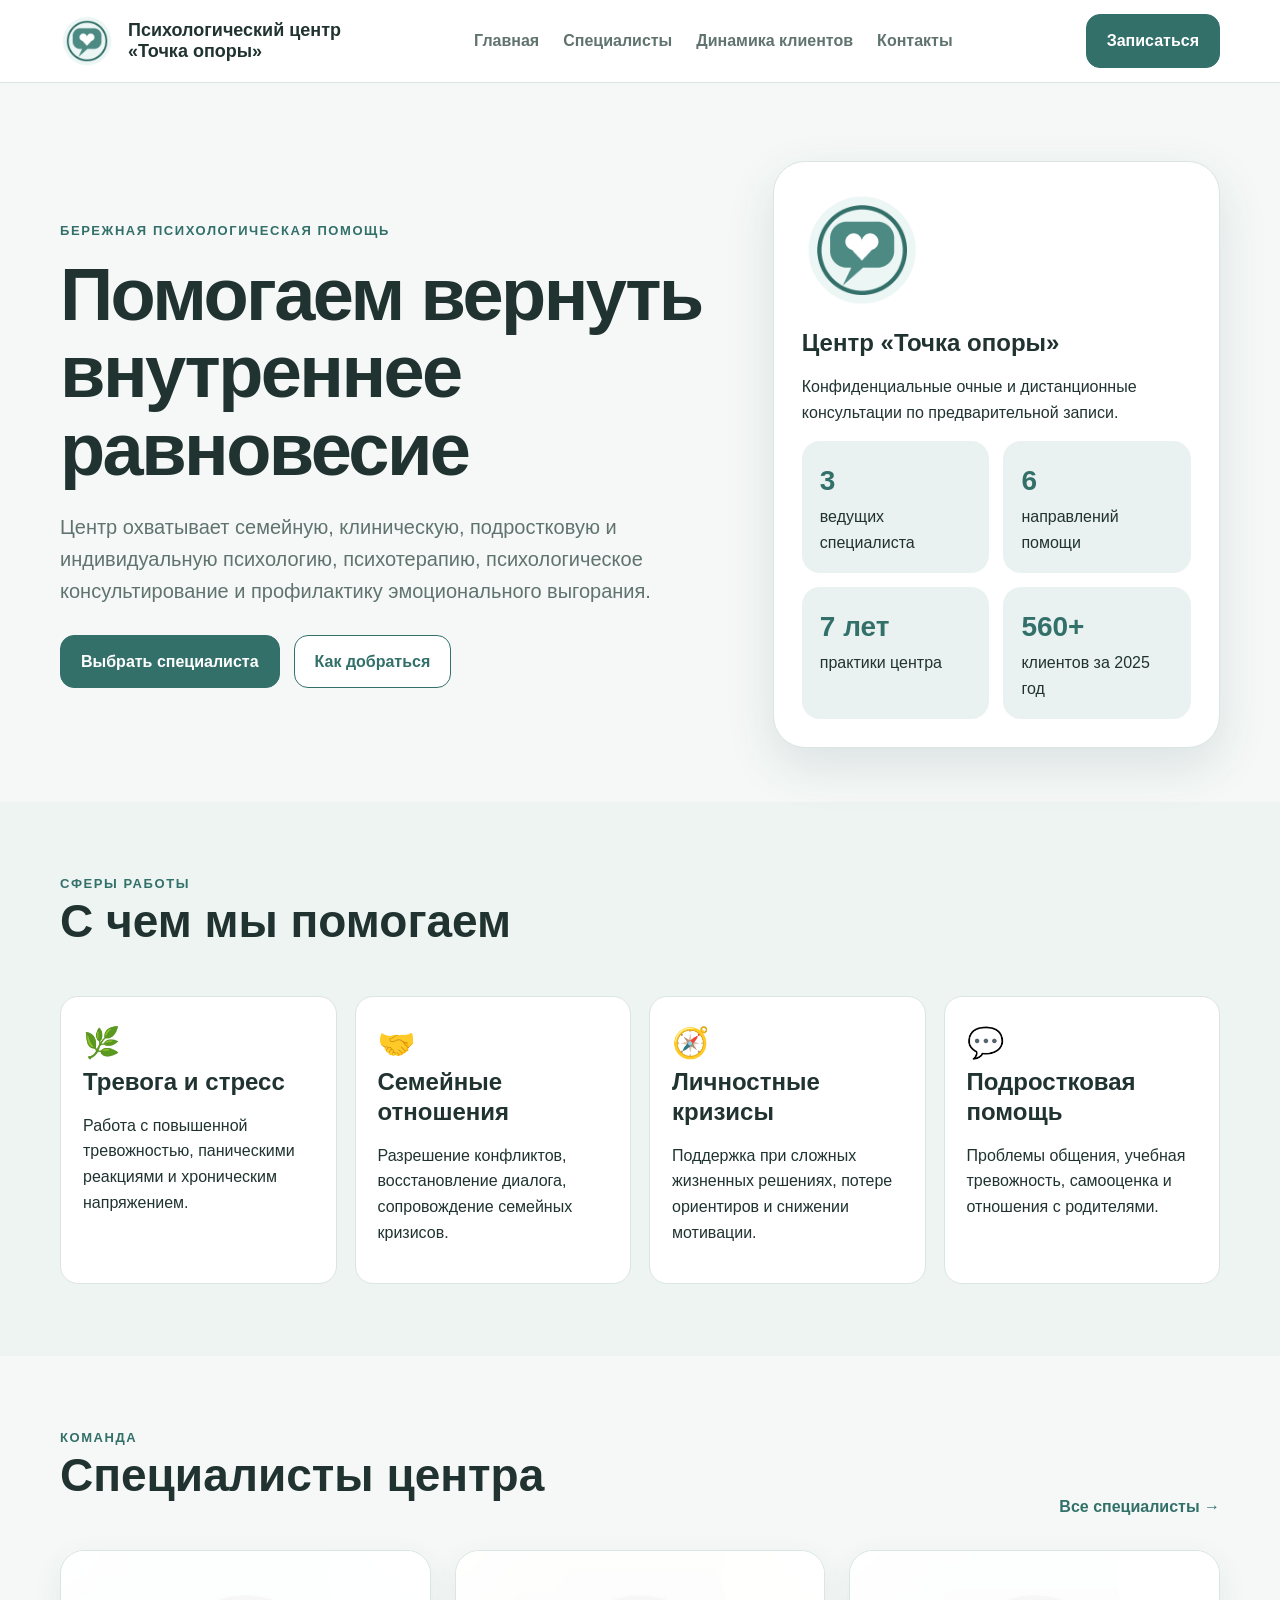
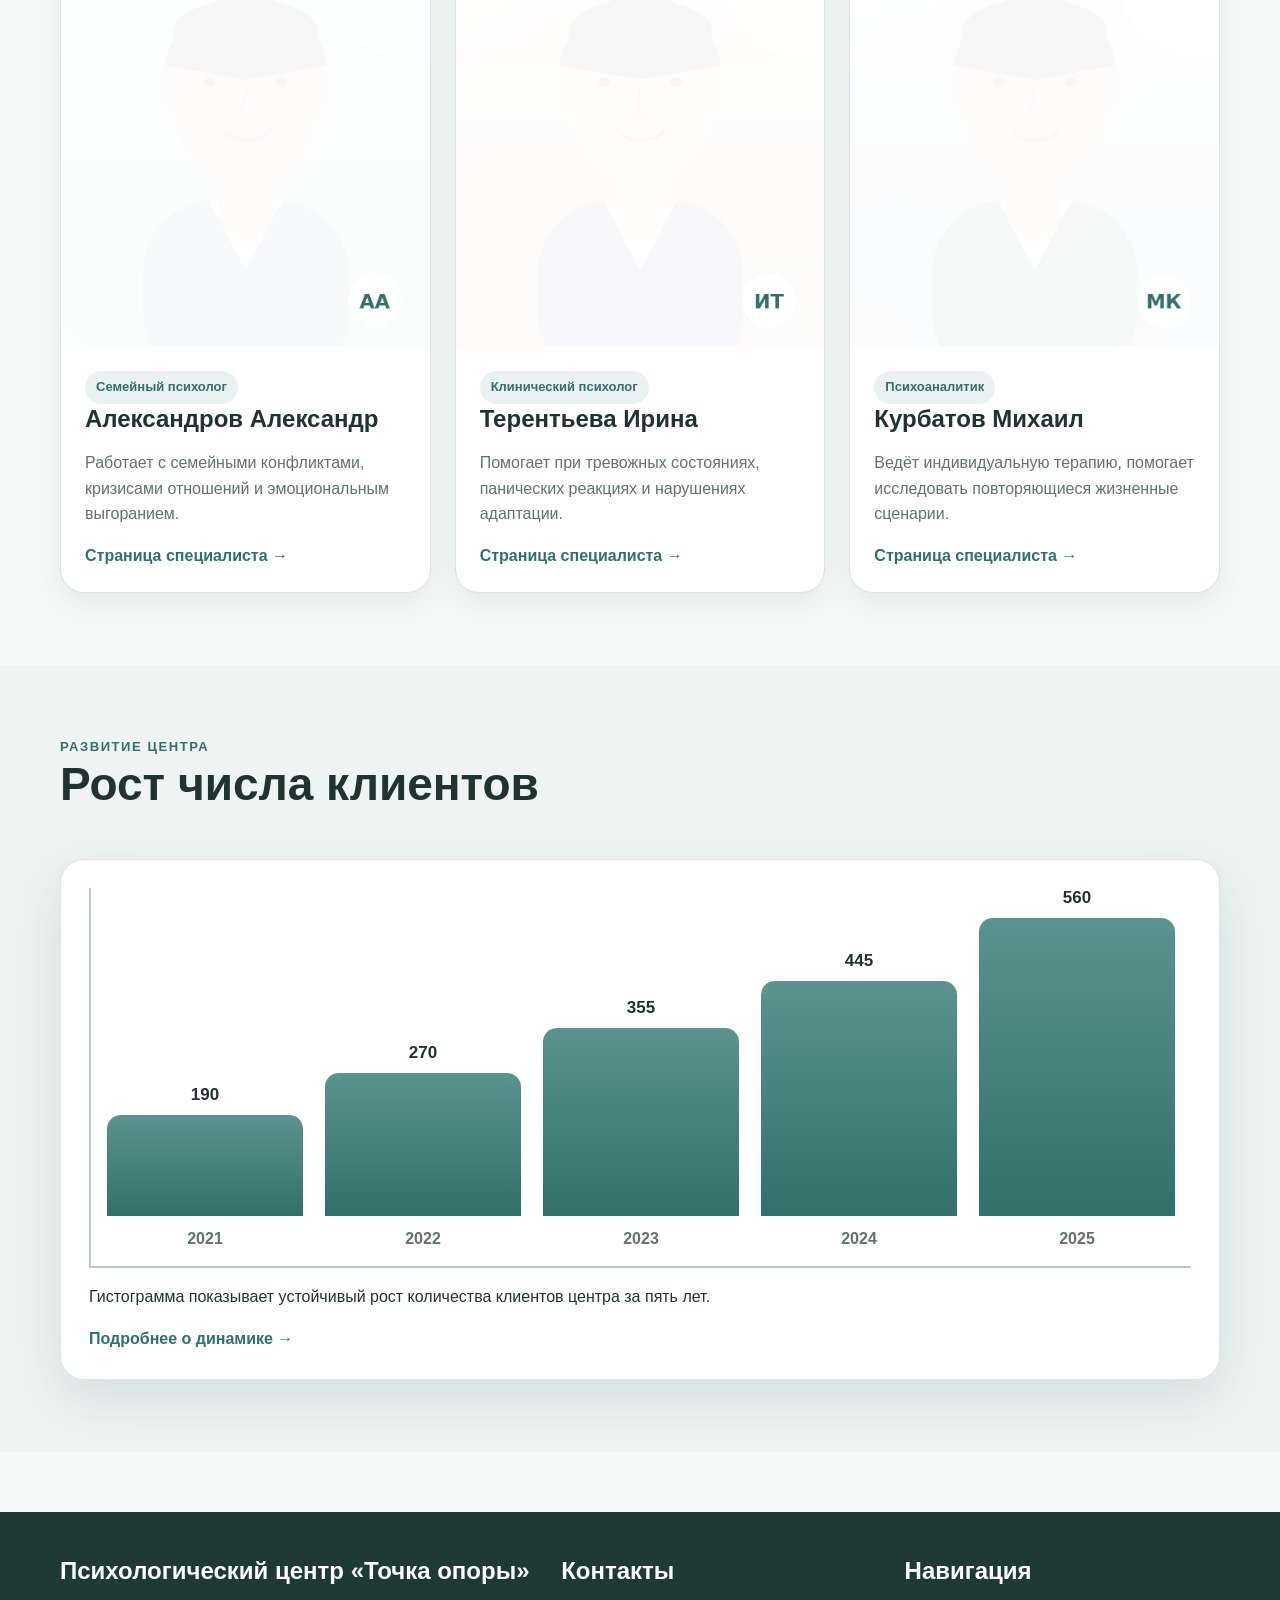
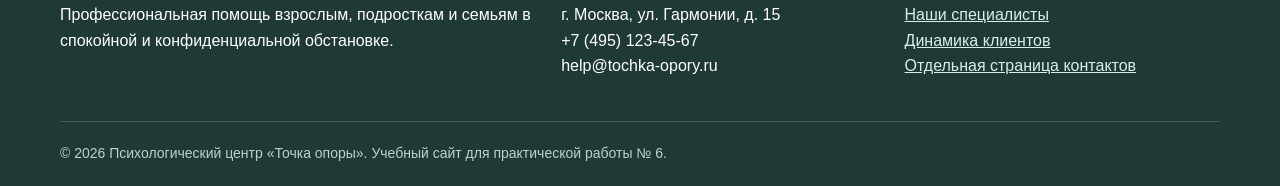
<file: index.html>
<!DOCTYPE html>
<html lang="ru">
<head>
<meta charset="UTF-8">
<meta name="viewport" content="width=device-width, initial-scale=1.0">
<title>Психологический центр «Точка опоры»</title>
<meta name="description" content="Сайт психологического центра">
<link rel="icon" href="logo.png">
<link rel="stylesheet" href="styles.css">
</head>
<body>

<header class="site-header">
  <div class="container nav">
    <a class="brand" href="index.html">
      <img src="logo.png" alt="Логотип центра «Точка опоры»">
      <span>Психологический центр<br>«Точка опоры»</span>
    </a>
    <nav class="menu" aria-label="Основная навигация">
      <a href="index.html">Главная</a>
      <a href="specialists.html">Специалисты</a>
      <a href="statistics.html">Динамика клиентов</a>
      <a href="contacts.html">Контакты</a>
    </nav>
    <a class="btn primary" href="contacts.html">Записаться</a>
  </div>
</header>


<main>
<section class="hero">
  <div class="container hero-grid">
    <div>
      <div class="eyebrow">Бережная психологическая помощь</div>
      <h1>Помогаем вернуть внутреннее равновесие</h1>
      <p class="lead">Центр охватывает семейную, клиническую, подростковую и индивидуальную психологию, психотерапию, психологическое консультирование и профилактику эмоционального выгорания.</p>
      <div class="actions">
        <a class="btn primary" href="specialists.html">Выбрать специалиста</a>
        <a class="btn ghost" href="contacts.html">Как добраться</a>
      </div>
    </div>
    <aside class="hero-card">
      <img src="logo.png" alt="Логотип центра" style="width:120px;margin-bottom:18px">
      <h3>Центр «Точка опоры»</h3>
      <p>Конфиденциальные очные и дистанционные консультации по предварительной записи.</p>
      <div class="mini">
        <div class="mini-card"><b>3</b><span>ведущих специалиста</span></div>
        <div class="mini-card"><b>6</b><span>направлений помощи</span></div>
        <div class="mini-card"><b>7 лет</b><span>практики центра</span></div>
        <div class="mini-card"><b>560+</b><span>клиентов за 2025 год</span></div>
      </div>
    </aside>
  </div>
</section>

<section class="section alt">
  <div class="container">
    <div class="section-head">
      <div><div class="eyebrow">Сферы работы</div><h2>С чем мы помогаем</h2></div>
    </div>
    <div class="service-grid">
      <div class="service"><div class="icon">🌿</div><h3>Тревога и стресс</h3><p>Работа с повышенной тревожностью, паническими реакциями и хроническим напряжением.</p></div>
      <div class="service"><div class="icon">🤝</div><h3>Семейные отношения</h3><p>Разрешение конфликтов, восстановление диалога, сопровождение семейных кризисов.</p></div>
      <div class="service"><div class="icon">🧭</div><h3>Личностные кризисы</h3><p>Поддержка при сложных жизненных решениях, потере ориентиров и снижении мотивации.</p></div>
      <div class="service"><div class="icon">💬</div><h3>Подростковая помощь</h3><p>Проблемы общения, учебная тревожность, самооценка и отношения с родителями.</p></div>
    </div>
  </div>
</section>

<section class="section">
  <div class="container">
    <div class="section-head">
      <div><div class="eyebrow">Команда</div><h2>Специалисты центра</h2></div>
      <a class="text-link" href="specialists.html">Все специалисты →</a>
    </div>
    <div class="grid-3">
      <article class="card">
        <img class="portrait" src="alexandrov.jpg" alt="Фотография психолога Александра Александрова">
        <div class="card-body"><span class="badge">Семейный психолог</span><h3>Александров Александр</h3><p>Работает с семейными конфликтами, кризисами отношений и эмоциональным выгоранием.</p><a class="text-link" href="alexandrov.html">Страница специалиста →</a></div>
      </article>
      <article class="card">
        <img class="portrait" src="terentyev.jpg" alt="Фотография клинического психолога Ирины Терентьевой">
        <div class="card-body"><span class="badge">Клинический психолог</span><h3>Терентьева Ирина</h3><p>Помогает при тревожных состояниях, панических реакциях и нарушениях адаптации.</p><a class="text-link" href="terentyev.html">Страница специалиста →</a></div>
      </article>
      <article class="card">
        <img class="portrait" src="kurbatov.jpg" alt="Фотография психолога Михаила Курбатова">
        <div class="card-body"><span class="badge">Психоаналитик</span><h3>Курбатов Михаил</h3><p>Ведёт индивидуальную терапию, помогает исследовать повторяющиеся жизненные сценарии.</p><a class="text-link" href="kurbatov.html">Страница специалиста →</a></div>
      </article>
    </div>
  </div>
</section>

<section class="section alt">
  <div class="container">
    <div class="section-head"><div><div class="eyebrow">Развитие центра</div><h2>Рост числа клиентов</h2></div></div>
    <div class="chart-wrap">
      <div class="chart" aria-label="Гистограмма роста числа клиентов с 2021 по 2025 год">
        <div class="bar" style="height:34%"><strong>190</strong><span>2021</span></div>
        <div class="bar" style="height:48%"><strong>270</strong><span>2022</span></div>
        <div class="bar" style="height:63%"><strong>355</strong><span>2023</span></div>
        <div class="bar" style="height:79%"><strong>445</strong><span>2024</span></div>
        <div class="bar" style="height:100%"><strong>560</strong><span>2025</span></div>
      </div>
      <p>Гистограмма показывает устойчивый рост количества клиентов центра за пять лет.</p>
      <a class="text-link" href="statistics.html">Подробнее о динамике →</a>
    </div>
  </div>
</section>
</main>


<footer class="site-footer">
  <div class="container">
    <div class="footer-grid">
      <div>
        <h3>Психологический центр «Точка опоры»</h3>
        <p>Профессиональная помощь взрослым, подросткам и семьям в спокойной и конфиденциальной обстановке.</p>
      </div>
      <div>
        <h3>Контакты</h3>
        <p>г. Москва, ул. Гармонии, д. 15<br>
        +7 (495) 123-45-67<br>
        help@tochka-opory.ru</p>
      </div>
      <div>
        <h3>Навигация</h3>
        <p><a href="specialists.html">Наши специалисты</a><br>
        <a href="statistics.html">Динамика клиентов</a><br>
        <a href="contacts.html">Отдельная страница контактов</a></p>
      </div>
    </div>
    <div class="copy">© 2026 Психологический центр «Точка опоры». Учебный сайт для практической работы № 6.</div>
  </div>
</footer>

</body>
</html>
</file>
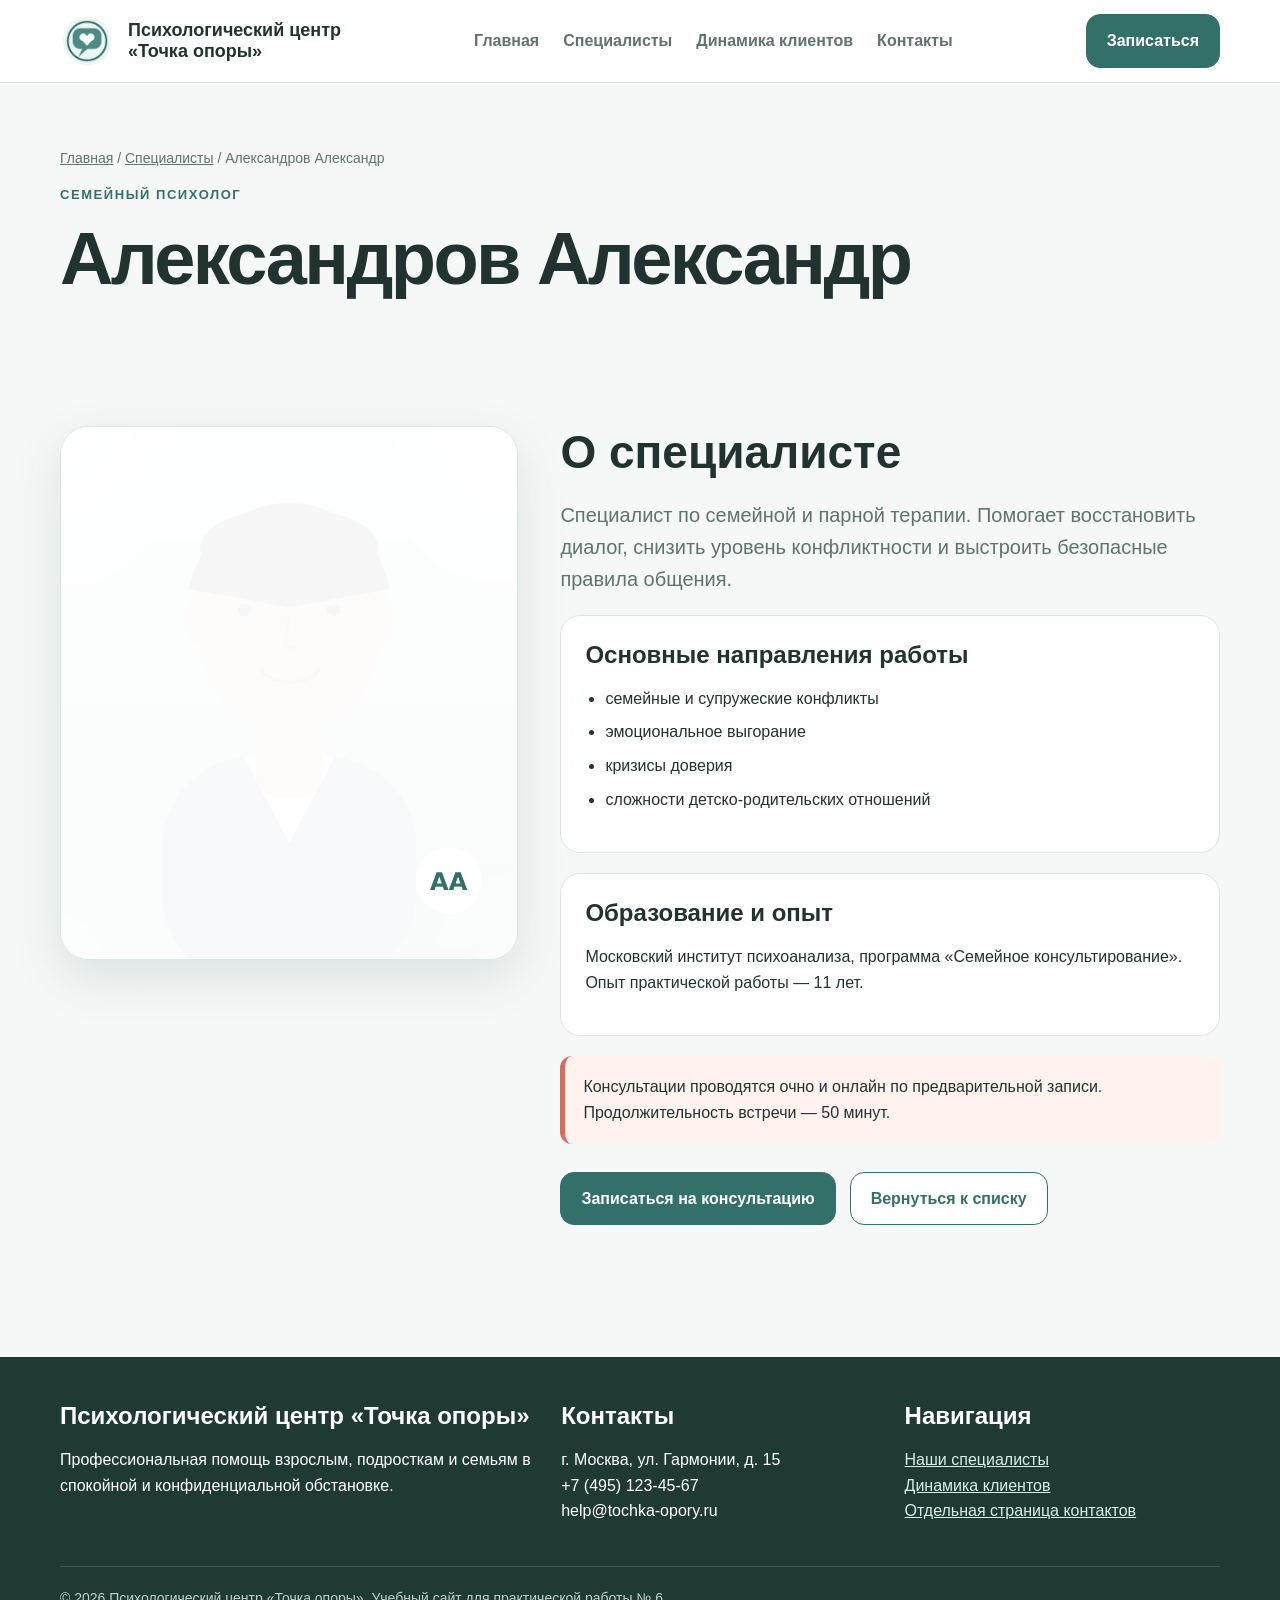
<file: alexandrov.html>
<!DOCTYPE html>
<html lang="ru">
<head>
<meta charset="UTF-8">
<meta name="viewport" content="width=device-width, initial-scale=1.0">
<title>Александров Александр — «Точка опоры»</title>
<meta name="description" content="">
<link rel="icon" href="logo.png">
<link rel="stylesheet" href="styles.css">
</head>
<body>

<header class="site-header">
  <div class="container nav">
    <a class="brand" href="index.html">
      <img src="logo.png" alt="Логотип центра «Точка опоры»">
      <span>Психологический центр<br>«Точка опоры»</span>
    </a>
    <nav class="menu" aria-label="Основная навигация">
      <a href="index.html">Главная</a>
      <a href="specialists.html">Специалисты</a>
      <a href="statistics.html">Динамика клиентов</a>
      <a href="contacts.html">Контакты</a>
    </nav>
    <a class="btn primary" href="contacts.html">Записаться</a>
  </div>
</header>


<main>
<section class="page-hero">
  <div class="container">
    <div class="breadcrumbs"><a href="index.html">Главная</a> / <a href="specialists.html">Специалисты</a> / Александров Александр</div>
    <div class="eyebrow">Семейный психолог</div>
    <h1>Александров Александр</h1>
  </div>
</section>
<section class="section">
  <div class="container profile">
    <div class="profile-photo"><img src="alexandrov.jpg" alt="Фотография специалиста Александров Александр"></div>
    <div>
      <h2>О специалисте</h2>
      <p class="lead">Специалист по семейной и парной терапии. Помогает восстановить диалог, снизить уровень конфликтности и выстроить безопасные правила общения.</p>
      <div class="info-box"><h3>Основные направления работы</h3><ul class="list"><li>семейные и супружеские конфликты</li><li>эмоциональное выгорание</li><li>кризисы доверия</li><li>сложности детско-родительских отношений</li></ul></div>
      <div class="info-box"><h3>Образование и опыт</h3><p>Московский институт психоанализа, программа «Семейное консультирование». Опыт практической работы — 11 лет.</p></div>
      <div class="notice">Консультации проводятся очно и онлайн по предварительной записи. Продолжительность встречи — 50 минут.</div>
      <div class="actions"><a class="btn primary" href="contacts.html">Записаться на консультацию</a><a class="btn ghost" href="specialists.html">Вернуться к списку</a></div>
    </div>
  </div>
</section>
</main>


<footer class="site-footer">
  <div class="container">
    <div class="footer-grid">
      <div>
        <h3>Психологический центр «Точка опоры»</h3>
        <p>Профессиональная помощь взрослым, подросткам и семьям в спокойной и конфиденциальной обстановке.</p>
      </div>
      <div>
        <h3>Контакты</h3>
        <p>г. Москва, ул. Гармонии, д. 15<br>
        +7 (495) 123-45-67<br>
        help@tochka-opory.ru</p>
      </div>
      <div>
        <h3>Навигация</h3>
        <p><a href="specialists.html">Наши специалисты</a><br>
        <a href="statistics.html">Динамика клиентов</a><br>
        <a href="contacts.html">Отдельная страница контактов</a></p>
      </div>
    </div>
    <div class="copy">© 2026 Психологический центр «Точка опоры». Учебный сайт для практической работы № 6.</div>
  </div>
</footer>

</body>
</html>
</file>
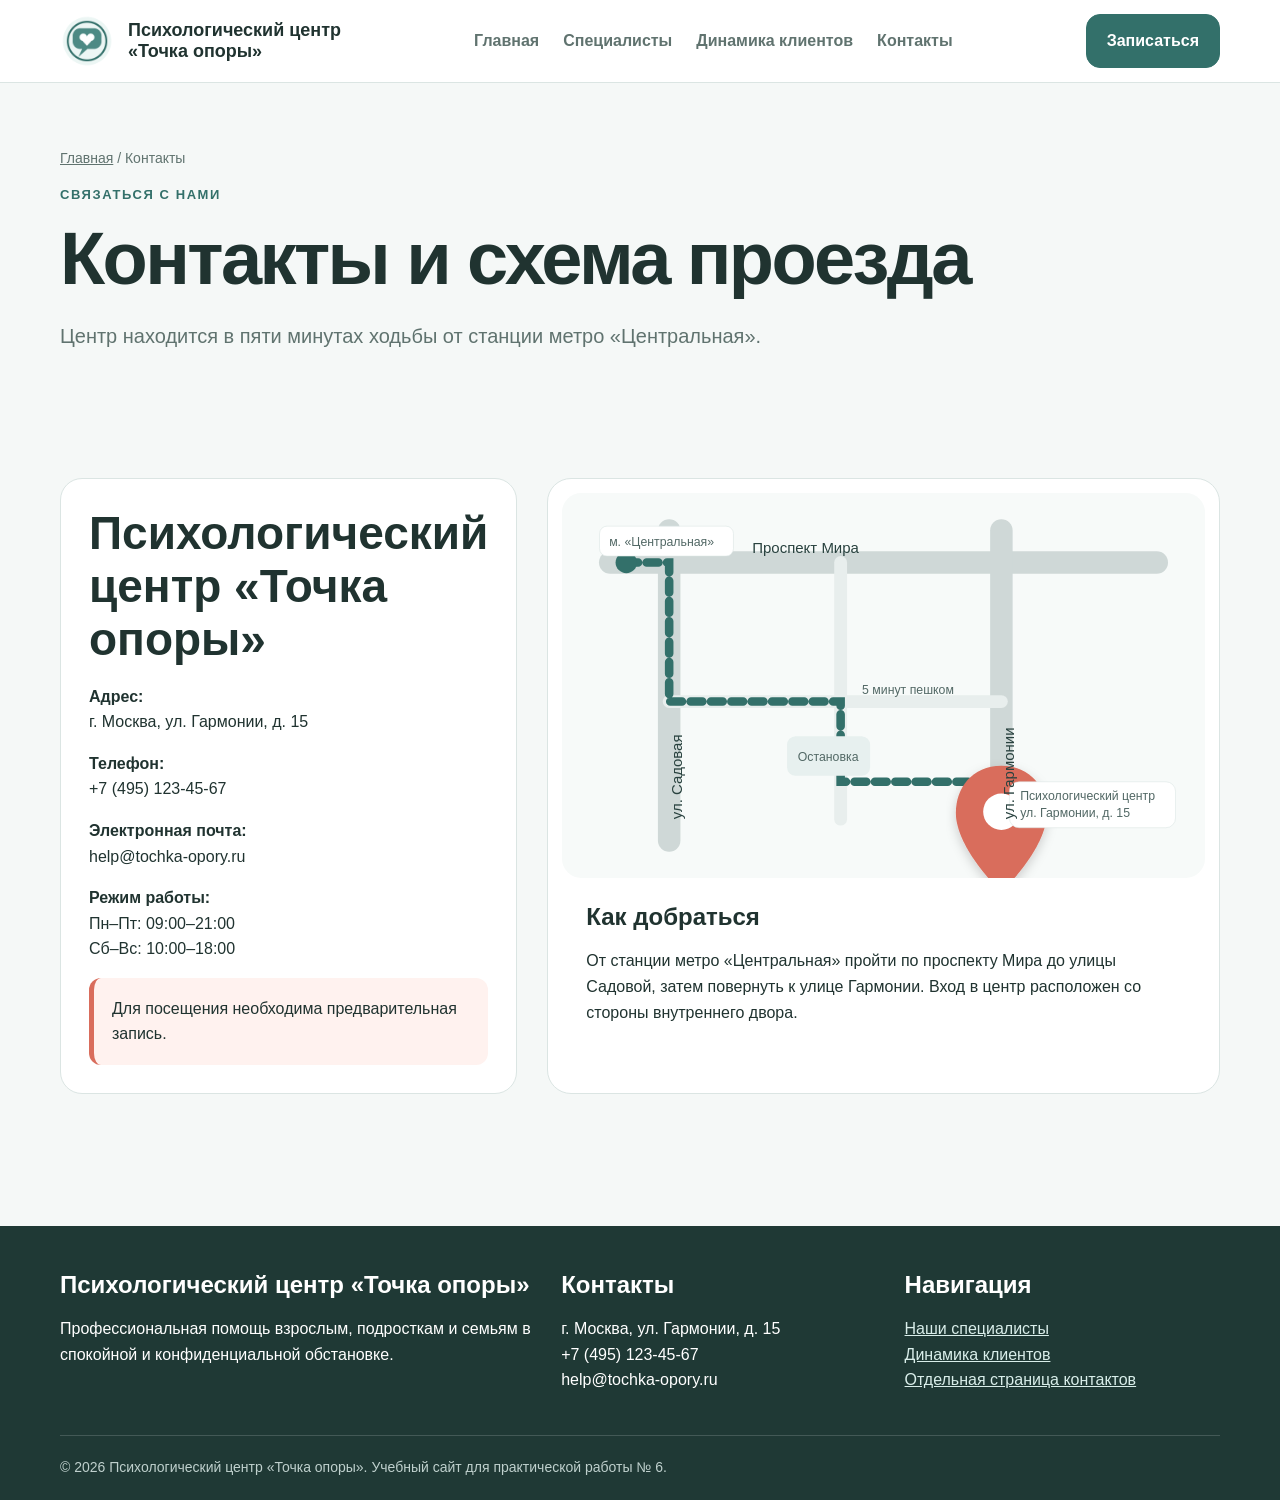
<file: contacts.html>
<!DOCTYPE html>
<html lang="ru">
<head>
<meta charset="UTF-8">
<meta name="viewport" content="width=device-width, initial-scale=1.0">
<title>Контакты — «Точка опоры»</title>
<meta name="description" content="">
<link rel="icon" href="logo.png">
<link rel="stylesheet" href="styles.css">
</head>
<body>

<header class="site-header">
  <div class="container nav">
    <a class="brand" href="index.html">
      <img src="logo.png" alt="Логотип центра «Точка опоры»">
      <span>Психологический центр<br>«Точка опоры»</span>
    </a>
    <nav class="menu" aria-label="Основная навигация">
      <a href="index.html">Главная</a>
      <a href="specialists.html">Специалисты</a>
      <a href="statistics.html">Динамика клиентов</a>
      <a href="contacts.html">Контакты</a>
    </nav>
    <a class="btn primary" href="contacts.html">Записаться</a>
  </div>
</header>


<main>
<section class="page-hero">
  <div class="container">
    <div class="breadcrumbs"><a href="index.html">Главная</a> / Контакты</div>
    <div class="eyebrow">Связаться с нами</div>
    <h1>Контакты и схема проезда</h1>
    <p class="lead">Центр находится в пяти минутах ходьбы от станции метро «Центральная».</p>
  </div>
</section>
<section class="section">
  <div class="container contact-grid">
    <div class="contact-card">
      <h2>Психологический центр «Точка опоры»</h2>
      <p><b>Адрес:</b><br>г. Москва, ул. Гармонии, д. 15</p>
      <p><b>Телефон:</b><br>+7 (495) 123-45-67</p>
      <p><b>Электронная почта:</b><br>help@tochka-opory.ru</p>
      <p><b>Режим работы:</b><br>Пн–Пт: 09:00–21:00<br>Сб–Вс: 10:00–18:00</p>
      <div class="notice">Для посещения необходима предварительная запись.</div>
    </div>
    <div class="map">
      <img src="route-map.svg" alt="Схема-карта проезда к психологическому центру">
      <div class="card-body">
        <h3>Как добраться</h3>
        <p>От станции метро «Центральная» пройти по проспекту Мира до улицы Садовой, затем повернуть к улице Гармонии. Вход в центр расположен со стороны внутреннего двора.</p>
      </div>
    </div>
  </div>
</section>
</main>


<footer class="site-footer">
  <div class="container">
    <div class="footer-grid">
      <div>
        <h3>Психологический центр «Точка опоры»</h3>
        <p>Профессиональная помощь взрослым, подросткам и семьям в спокойной и конфиденциальной обстановке.</p>
      </div>
      <div>
        <h3>Контакты</h3>
        <p>г. Москва, ул. Гармонии, д. 15<br>
        +7 (495) 123-45-67<br>
        help@tochka-opory.ru</p>
      </div>
      <div>
        <h3>Навигация</h3>
        <p><a href="specialists.html">Наши специалисты</a><br>
        <a href="statistics.html">Динамика клиентов</a><br>
        <a href="contacts.html">Отдельная страница контактов</a></p>
      </div>
    </div>
    <div class="copy">© 2026 Психологический центр «Точка опоры». Учебный сайт для практической работы № 6.</div>
  </div>
</footer>

</body>
</html>
</file>
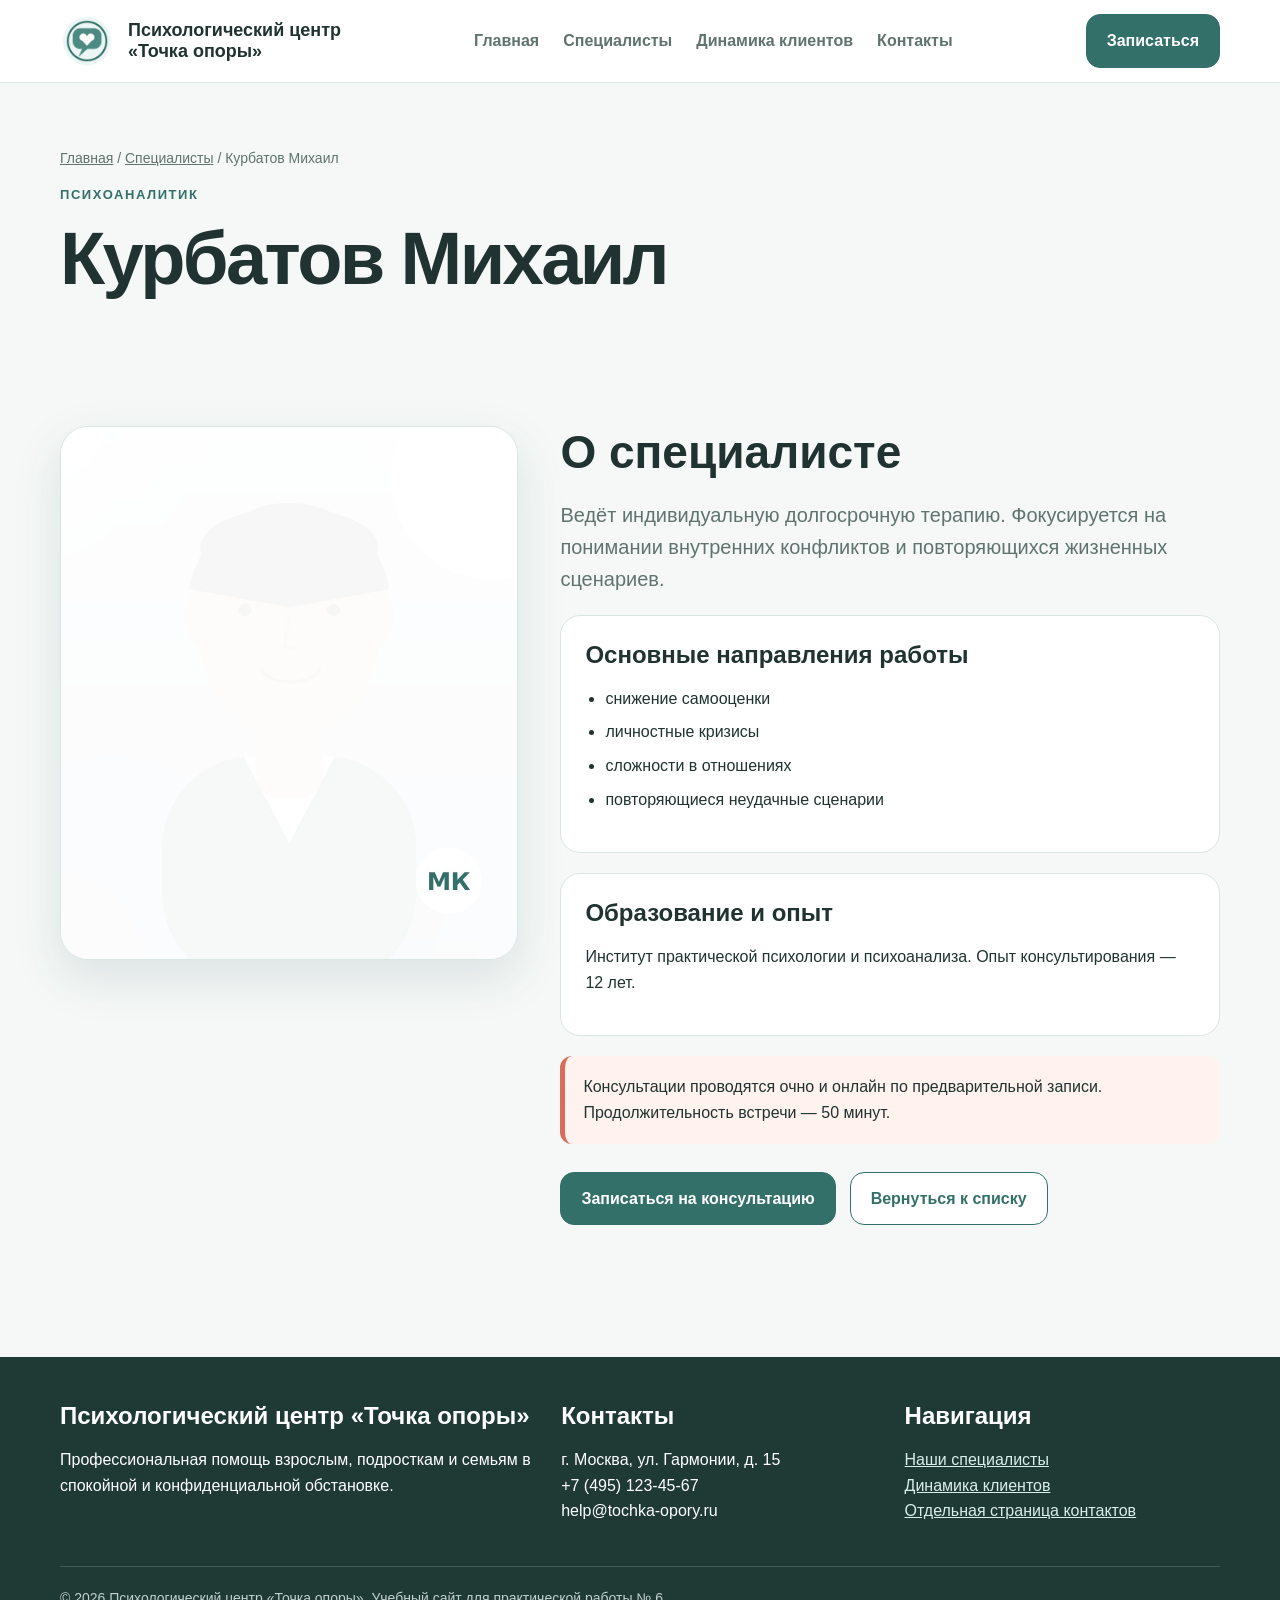
<file: kurbatov.html>
<!DOCTYPE html>
<html lang="ru">
<head>
<meta charset="UTF-8">
<meta name="viewport" content="width=device-width, initial-scale=1.0">
<title>Курбатов Михаил — «Точка опоры»</title>
<meta name="description" content="">
<link rel="icon" href="logo.png">
<link rel="stylesheet" href="styles.css">
</head>
<body>

<header class="site-header">
  <div class="container nav">
    <a class="brand" href="index.html">
      <img src="logo.png" alt="Логотип центра «Точка опоры»">
      <span>Психологический центр<br>«Точка опоры»</span>
    </a>
    <nav class="menu" aria-label="Основная навигация">
      <a href="index.html">Главная</a>
      <a href="specialists.html">Специалисты</a>
      <a href="statistics.html">Динамика клиентов</a>
      <a href="contacts.html">Контакты</a>
    </nav>
    <a class="btn primary" href="contacts.html">Записаться</a>
  </div>
</header>


<main>
<section class="page-hero">
  <div class="container">
    <div class="breadcrumbs"><a href="index.html">Главная</a> / <a href="specialists.html">Специалисты</a> / Курбатов Михаил</div>
    <div class="eyebrow">Психоаналитик</div>
    <h1>Курбатов Михаил</h1>
  </div>
</section>
<section class="section">
  <div class="container profile">
    <div class="profile-photo"><img src="kurbatov.jpg" alt="Фотография специалиста Курбатов Михаил"></div>
    <div>
      <h2>О специалисте</h2>
      <p class="lead">Ведёт индивидуальную долгосрочную терапию. Фокусируется на понимании внутренних конфликтов и повторяющихся жизненных сценариев.</p>
      <div class="info-box"><h3>Основные направления работы</h3><ul class="list"><li>снижение самооценки</li><li>личностные кризисы</li><li>сложности в отношениях</li><li>повторяющиеся неудачные сценарии</li></ul></div>
      <div class="info-box"><h3>Образование и опыт</h3><p>Институт практической психологии и психоанализа. Опыт консультирования — 12 лет.</p></div>
      <div class="notice">Консультации проводятся очно и онлайн по предварительной записи. Продолжительность встречи — 50 минут.</div>
      <div class="actions"><a class="btn primary" href="contacts.html">Записаться на консультацию</a><a class="btn ghost" href="specialists.html">Вернуться к списку</a></div>
    </div>
  </div>
</section>
</main>


<footer class="site-footer">
  <div class="container">
    <div class="footer-grid">
      <div>
        <h3>Психологический центр «Точка опоры»</h3>
        <p>Профессиональная помощь взрослым, подросткам и семьям в спокойной и конфиденциальной обстановке.</p>
      </div>
      <div>
        <h3>Контакты</h3>
        <p>г. Москва, ул. Гармонии, д. 15<br>
        +7 (495) 123-45-67<br>
        help@tochka-opory.ru</p>
      </div>
      <div>
        <h3>Навигация</h3>
        <p><a href="specialists.html">Наши специалисты</a><br>
        <a href="statistics.html">Динамика клиентов</a><br>
        <a href="contacts.html">Отдельная страница контактов</a></p>
      </div>
    </div>
    <div class="copy">© 2026 Психологический центр «Точка опоры». Учебный сайт для практической работы № 6.</div>
  </div>
</footer>

</body>
</html>
</file>
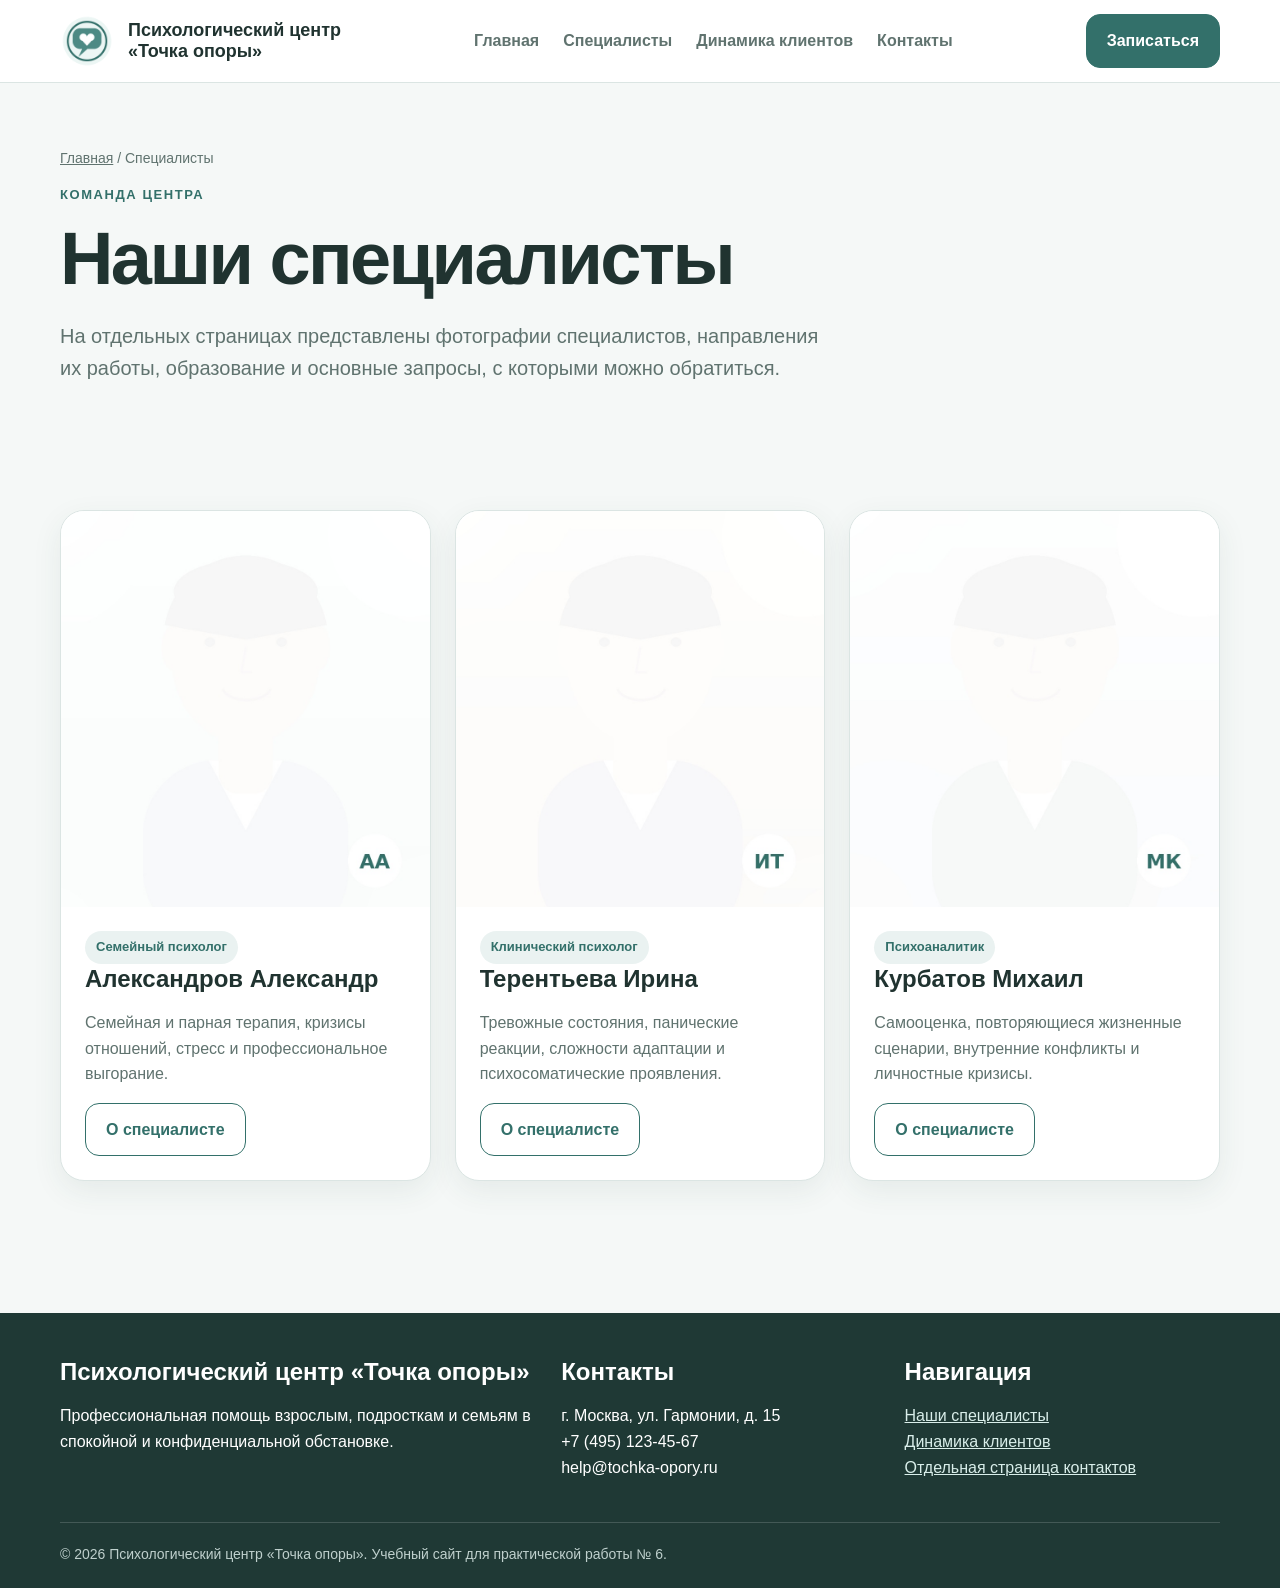
<file: specialists.html>
<!DOCTYPE html>
<html lang="ru">
<head>
<meta charset="UTF-8">
<meta name="viewport" content="width=device-width, initial-scale=1.0">
<title>Специалисты — «Точка опоры»</title>
<meta name="description" content="">
<link rel="icon" href="logo.png">
<link rel="stylesheet" href="styles.css">
</head>
<body>

<header class="site-header">
  <div class="container nav">
    <a class="brand" href="index.html">
      <img src="logo.png" alt="Логотип центра «Точка опоры»">
      <span>Психологический центр<br>«Точка опоры»</span>
    </a>
    <nav class="menu" aria-label="Основная навигация">
      <a href="index.html">Главная</a>
      <a href="specialists.html">Специалисты</a>
      <a href="statistics.html">Динамика клиентов</a>
      <a href="contacts.html">Контакты</a>
    </nav>
    <a class="btn primary" href="contacts.html">Записаться</a>
  </div>
</header>


<main>
<section class="page-hero">
  <div class="container">
    <div class="breadcrumbs"><a href="index.html">Главная</a> / Специалисты</div>
    <div class="eyebrow">Команда центра</div>
    <h1>Наши специалисты</h1>
    <p class="lead">На отдельных страницах представлены фотографии специалистов, направления их работы, образование и основные запросы, с которыми можно обратиться.</p>
  </div>
</section>
<section class="section">
  <div class="container grid-3">
    <article class="card"><img class="portrait" src="alexandrov.jpg" alt="Александр Александров"><div class="card-body"><span class="badge">Семейный психолог</span><h3>Александров Александр</h3><p>Семейная и парная терапия, кризисы отношений, стресс и профессиональное выгорание.</p><a class="btn ghost" href="alexandrov.html">О специалисте</a></div></article>
    <article class="card"><img class="portrait" src="terentyev.jpg" alt="Ирина Терентьева"><div class="card-body"><span class="badge">Клинический психолог</span><h3>Терентьева Ирина</h3><p>Тревожные состояния, панические реакции, сложности адаптации и психосоматические проявления.</p><a class="btn ghost" href="terentyev.html">О специалисте</a></div></article>
    <article class="card"><img class="portrait" src="kurbatov.jpg" alt="Михаил Курбатов"><div class="card-body"><span class="badge">Психоаналитик</span><h3>Курбатов Михаил</h3><p>Самооценка, повторяющиеся жизненные сценарии, внутренние конфликты и личностные кризисы.</p><a class="btn ghost" href="kurbatov.html">О специалисте</a></div></article>
  </div>
</section>
</main>


<footer class="site-footer">
  <div class="container">
    <div class="footer-grid">
      <div>
        <h3>Психологический центр «Точка опоры»</h3>
        <p>Профессиональная помощь взрослым, подросткам и семьям в спокойной и конфиденциальной обстановке.</p>
      </div>
      <div>
        <h3>Контакты</h3>
        <p>г. Москва, ул. Гармонии, д. 15<br>
        +7 (495) 123-45-67<br>
        help@tochka-opory.ru</p>
      </div>
      <div>
        <h3>Навигация</h3>
        <p><a href="specialists.html">Наши специалисты</a><br>
        <a href="statistics.html">Динамика клиентов</a><br>
        <a href="contacts.html">Отдельная страница контактов</a></p>
      </div>
    </div>
    <div class="copy">© 2026 Психологический центр «Точка опоры». Учебный сайт для практической работы № 6.</div>
  </div>
</footer>

</body>
</html>
</file>
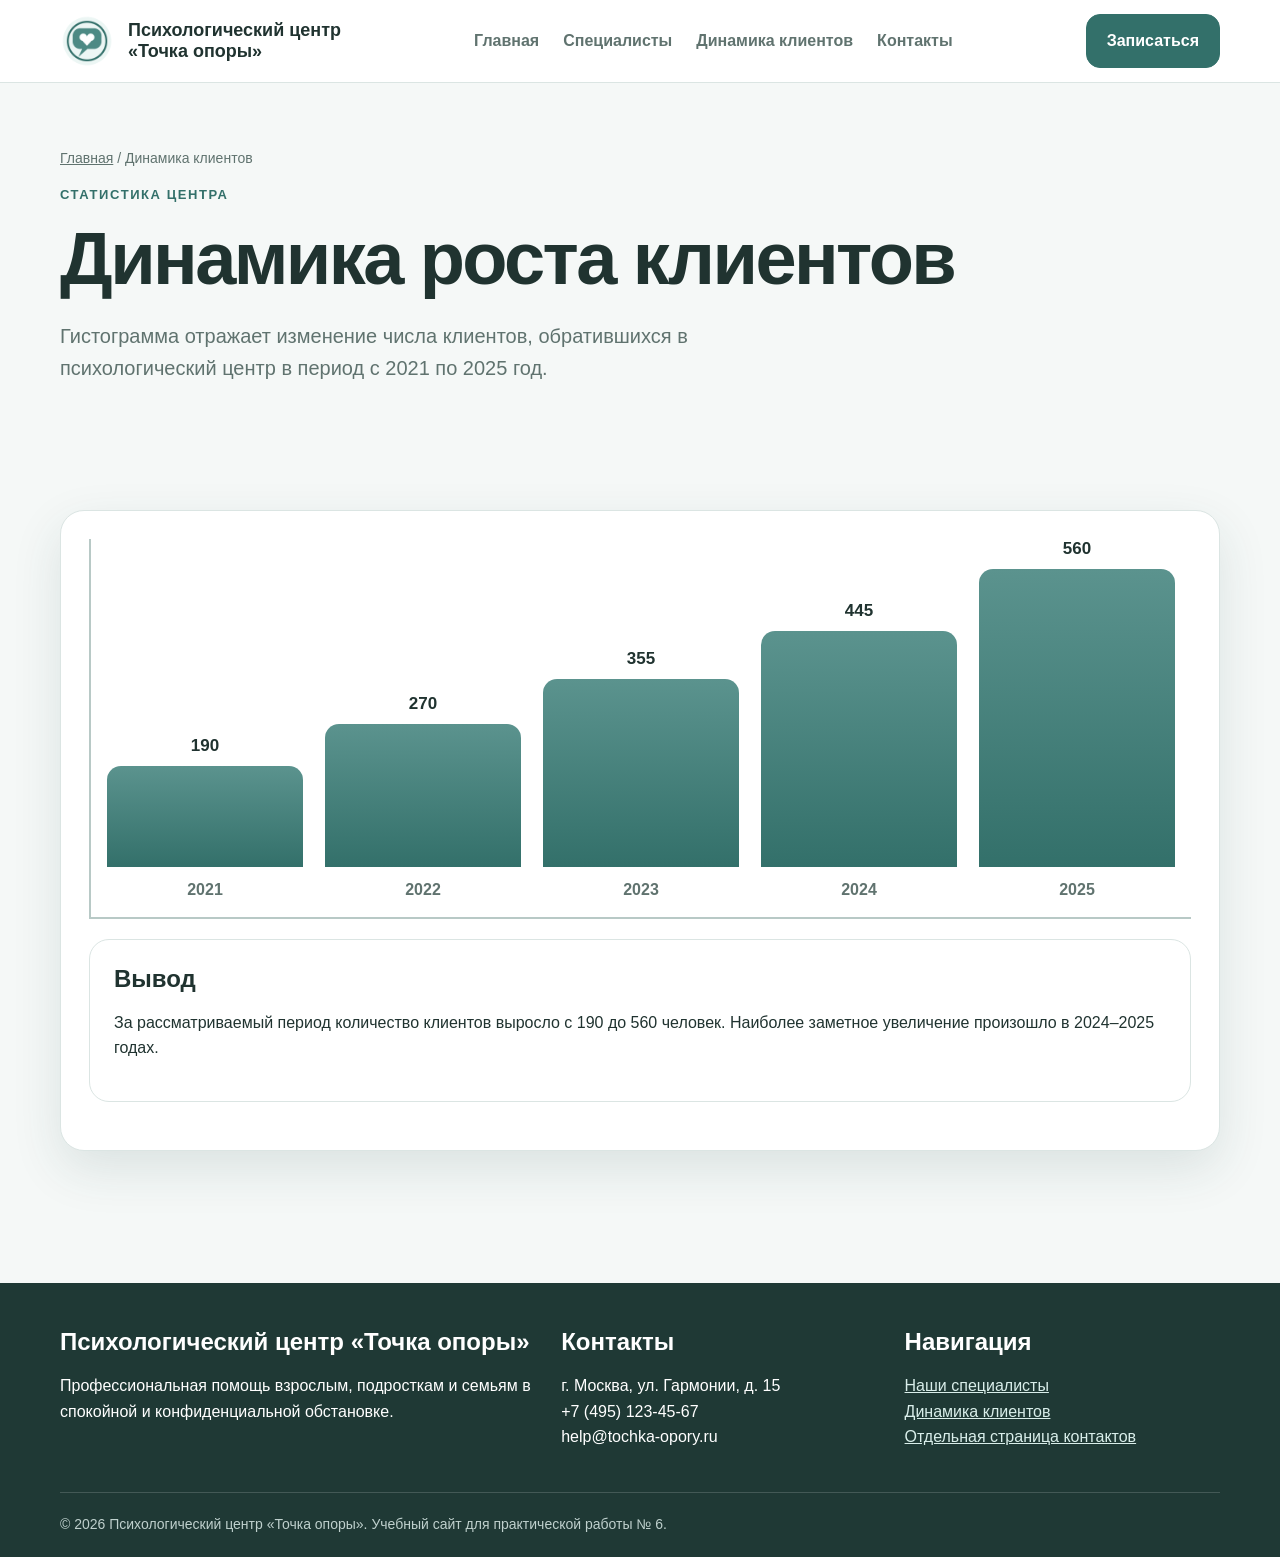
<file: statistics.html>
<!DOCTYPE html>
<html lang="ru">
<head>
<meta charset="UTF-8">
<meta name="viewport" content="width=device-width, initial-scale=1.0">
<title>Динамика клиентов — «Точка опоры»</title>
<meta name="description" content="">
<link rel="icon" href="logo.png">
<link rel="stylesheet" href="styles.css">
</head>
<body>

<header class="site-header">
  <div class="container nav">
    <a class="brand" href="index.html">
      <img src="logo.png" alt="Логотип центра «Точка опоры»">
      <span>Психологический центр<br>«Точка опоры»</span>
    </a>
    <nav class="menu" aria-label="Основная навигация">
      <a href="index.html">Главная</a>
      <a href="specialists.html">Специалисты</a>
      <a href="statistics.html">Динамика клиентов</a>
      <a href="contacts.html">Контакты</a>
    </nav>
    <a class="btn primary" href="contacts.html">Записаться</a>
  </div>
</header>


<main>
<section class="page-hero">
  <div class="container">
    <div class="breadcrumbs"><a href="index.html">Главная</a> / Динамика клиентов</div>
    <div class="eyebrow">Статистика центра</div>
    <h1>Динамика роста клиентов</h1>
    <p class="lead">Гистограмма отражает изменение числа клиентов, обратившихся в психологический центр в период с 2021 по 2025 год.</p>
  </div>
</section>
<section class="section">
  <div class="container">
    <div class="chart-wrap">
      <div class="chart" aria-label="Гистограмма роста клиентов">
        <div class="bar" style="height:34%"><strong>190</strong><span>2021</span></div>
        <div class="bar" style="height:48%"><strong>270</strong><span>2022</span></div>
        <div class="bar" style="height:63%"><strong>355</strong><span>2023</span></div>
        <div class="bar" style="height:79%"><strong>445</strong><span>2024</span></div>
        <div class="bar" style="height:100%"><strong>560</strong><span>2025</span></div>
      </div>
      <div class="info-box"><h3>Вывод</h3><p>За рассматриваемый период количество клиентов выросло с 190 до 560 человек. Наиболее заметное увеличение произошло в 2024–2025 годах.</p></div>
    </div>
  </div>
</section>
</main>


<footer class="site-footer">
  <div class="container">
    <div class="footer-grid">
      <div>
        <h3>Психологический центр «Точка опоры»</h3>
        <p>Профессиональная помощь взрослым, подросткам и семьям в спокойной и конфиденциальной обстановке.</p>
      </div>
      <div>
        <h3>Контакты</h3>
        <p>г. Москва, ул. Гармонии, д. 15<br>
        +7 (495) 123-45-67<br>
        help@tochka-opory.ru</p>
      </div>
      <div>
        <h3>Навигация</h3>
        <p><a href="specialists.html">Наши специалисты</a><br>
        <a href="statistics.html">Динамика клиентов</a><br>
        <a href="contacts.html">Отдельная страница контактов</a></p>
      </div>
    </div>
    <div class="copy">© 2026 Психологический центр «Точка опоры». Учебный сайт для практической работы № 6.</div>
  </div>
</footer>

</body>
</html>
</file>
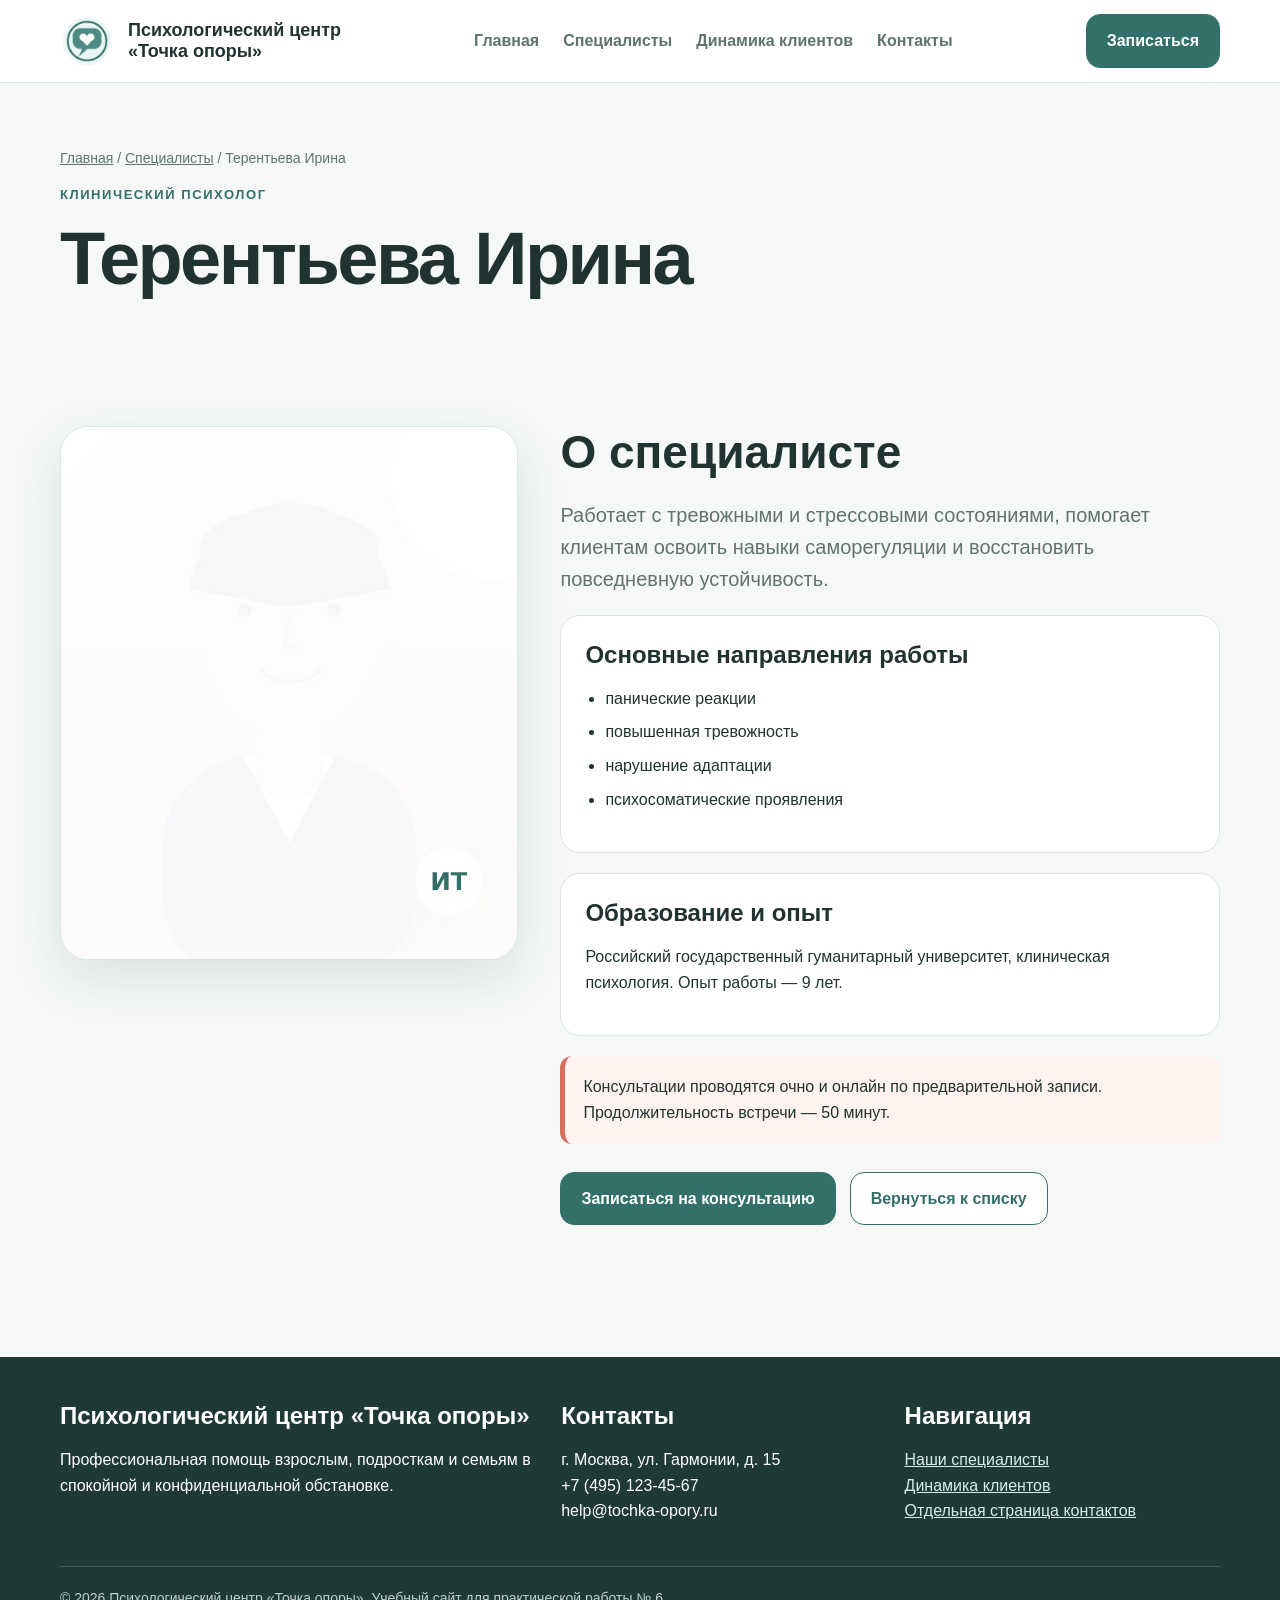
<file: terentyev.html>
<!DOCTYPE html>
<html lang="ru">
<head>
<meta charset="UTF-8">
<meta name="viewport" content="width=device-width, initial-scale=1.0">
<title>Терентьева Ирина — «Точка опоры»</title>
<meta name="description" content="">
<link rel="icon" href="logo.png">
<link rel="stylesheet" href="styles.css">
</head>
<body>

<header class="site-header">
  <div class="container nav">
    <a class="brand" href="index.html">
      <img src="logo.png" alt="Логотип центра «Точка опоры»">
      <span>Психологический центр<br>«Точка опоры»</span>
    </a>
    <nav class="menu" aria-label="Основная навигация">
      <a href="index.html">Главная</a>
      <a href="specialists.html">Специалисты</a>
      <a href="statistics.html">Динамика клиентов</a>
      <a href="contacts.html">Контакты</a>
    </nav>
    <a class="btn primary" href="contacts.html">Записаться</a>
  </div>
</header>


<main>
<section class="page-hero">
  <div class="container">
    <div class="breadcrumbs"><a href="index.html">Главная</a> / <a href="specialists.html">Специалисты</a> / Терентьева Ирина</div>
    <div class="eyebrow">Клинический психолог</div>
    <h1>Терентьева Ирина</h1>
  </div>
</section>
<section class="section">
  <div class="container profile">
    <div class="profile-photo"><img src="terentyev.jpg" alt="Фотография специалиста Терентьева Ирина"></div>
    <div>
      <h2>О специалисте</h2>
      <p class="lead">Работает с тревожными и стрессовыми состояниями, помогает клиентам освоить навыки саморегуляции и восстановить повседневную устойчивость.</p>
      <div class="info-box"><h3>Основные направления работы</h3><ul class="list"><li>панические реакции</li><li>повышенная тревожность</li><li>нарушение адаптации</li><li>психосоматические проявления</li></ul></div>
      <div class="info-box"><h3>Образование и опыт</h3><p>Российский государственный гуманитарный университет, клиническая психология. Опыт работы — 9 лет.</p></div>
      <div class="notice">Консультации проводятся очно и онлайн по предварительной записи. Продолжительность встречи — 50 минут.</div>
      <div class="actions"><a class="btn primary" href="contacts.html">Записаться на консультацию</a><a class="btn ghost" href="specialists.html">Вернуться к списку</a></div>
    </div>
  </div>
</section>
</main>


<footer class="site-footer">
  <div class="container">
    <div class="footer-grid">
      <div>
        <h3>Психологический центр «Точка опоры»</h3>
        <p>Профессиональная помощь взрослым, подросткам и семьям в спокойной и конфиденциальной обстановке.</p>
      </div>
      <div>
        <h3>Контакты</h3>
        <p>г. Москва, ул. Гармонии, д. 15<br>
        +7 (495) 123-45-67<br>
        help@tochka-opory.ru</p>
      </div>
      <div>
        <h3>Навигация</h3>
        <p><a href="specialists.html">Наши специалисты</a><br>
        <a href="statistics.html">Динамика клиентов</a><br>
        <a href="contacts.html">Отдельная страница контактов</a></p>
      </div>
    </div>
    <div class="copy">© 2026 Психологический центр «Точка опоры». Учебный сайт для практической работы № 6.</div>
  </div>
</footer>

</body>
</html>
</file>
<file: styles.css>
:root{
  --bg:#f5f8f7;
  --surface:#ffffff;
  --ink:#203330;
  --muted:#60736f;
  --primary:#33706a;
  --primary-dark:#24524e;
  --accent:#d96d5c;
  --line:#dbe5e3;
  --soft:#eaf2f1;
  --shadow:0 18px 50px rgba(34,76,71,.12);
  --radius:24px;
}
*{box-sizing:border-box}
html{scroll-behavior:smooth}
body{
  margin:0;
  font-family:Inter,Segoe UI,Arial,sans-serif;
  background:var(--bg);
  color:var(--ink);
  line-height:1.6;
}
img{max-width:100%;display:block}
a{color:inherit}
.container{width:min(1160px,calc(100% - 36px));margin:auto}
.site-header{
  position:sticky;top:0;z-index:30;
  background:rgba(255,255,255,.92);
  border-bottom:1px solid var(--line);
  backdrop-filter:blur(14px);
}
.nav{
  min-height:82px;display:flex;align-items:center;justify-content:space-between;gap:24px
}
.brand{display:flex;align-items:center;gap:14px;text-decoration:none;font-weight:800}
.brand img{width:54px;height:54px}
.brand span{font-size:18px;line-height:1.15}
.menu{display:flex;gap:24px;align-items:center;flex-wrap:wrap}
.menu a{text-decoration:none;color:var(--muted);font-weight:650}
.menu a:hover,.menu a.active{color:var(--primary)}
.btn{
  display:inline-flex;align-items:center;justify-content:center;gap:10px;
  padding:13px 20px;border-radius:14px;text-decoration:none;font-weight:750;
  border:1px solid var(--primary);transition:.2s
}
.btn.primary{background:var(--primary);color:white}
.btn.primary:hover{background:var(--primary-dark);transform:translateY(-1px)}
.btn.ghost{background:white;color:var(--primary)}
.hero{padding:78px 0 54px}
.hero-grid{display:grid;grid-template-columns:1.2fr .8fr;gap:42px;align-items:center}
.eyebrow{color:var(--primary);font-weight:800;text-transform:uppercase;letter-spacing:.12em;font-size:13px}
h1{font-size:clamp(42px,6vw,74px);line-height:1.05;margin:14px 0 22px;letter-spacing:-.035em}
h2{font-size:clamp(30px,4vw,46px);line-height:1.15;margin:0 0 18px}
h3{font-size:24px;line-height:1.25;margin:0 0 12px}
.lead{font-size:20px;color:var(--muted);max-width:760px}
.actions{display:flex;gap:14px;flex-wrap:wrap;margin-top:28px}
.hero-card{
  padding:28px;background:var(--surface);border:1px solid var(--line);
  border-radius:32px;box-shadow:var(--shadow)
}
.hero-card .mini{display:grid;grid-template-columns:repeat(2,1fr);gap:14px}
.mini-card{padding:18px;border-radius:18px;background:var(--soft)}
.mini-card b{display:block;font-size:28px;color:var(--primary)}
.section{padding:72px 0}
.section.alt{background:#edf4f2}
.section-head{display:flex;align-items:end;justify-content:space-between;gap:24px;margin-bottom:30px}
.grid-3{display:grid;grid-template-columns:repeat(3,1fr);gap:24px}
.card{
  background:var(--surface);border:1px solid var(--line);border-radius:var(--radius);
  overflow:hidden;box-shadow:0 10px 30px rgba(42,74,70,.08)
}
.card-body{padding:24px}
.card p{color:var(--muted)}
.card img.portrait{aspect-ratio:4/4.3;object-fit:cover}
.badge{display:inline-flex;padding:6px 11px;border-radius:999px;background:var(--soft);color:var(--primary);font-weight:800;font-size:13px}
.text-link{font-weight:800;color:var(--primary);text-decoration:none}
.service-grid{display:grid;grid-template-columns:repeat(4,1fr);gap:18px}
.service{padding:22px;background:white;border:1px solid var(--line);border-radius:18px}
.service .icon{font-size:30px}
.page-hero{padding:64px 0 34px}
.profile{display:grid;grid-template-columns:.82fr 1.18fr;gap:42px;align-items:start}
.profile-photo{border-radius:28px;overflow:hidden;border:1px solid var(--line);box-shadow:var(--shadow)}
.info-box{padding:24px;background:white;border:1px solid var(--line);border-radius:20px;margin:20px 0}
.list{padding-left:20px}
.list li{margin:8px 0}
.chart-wrap{padding:28px;background:#fff;border:1px solid var(--line);border-radius:24px;box-shadow:var(--shadow)}
.chart{height:380px;display:flex;align-items:end;gap:22px;padding:30px 16px 50px;border-left:2px solid #b8c9c6;border-bottom:2px solid #b8c9c6}
.bar{flex:1;min-width:55px;background:linear-gradient(180deg,#5b938e,#33706a);border-radius:14px 14px 0 0;position:relative;transition:.25s}
.bar:hover{filter:brightness(1.05);transform:translateY(-3px)}
.bar strong{position:absolute;top:-34px;left:50%;transform:translateX(-50%);font-size:17px}
.bar span{position:absolute;bottom:-36px;left:50%;transform:translateX(-50%);font-weight:700;color:var(--muted)}
.contact-grid{display:grid;grid-template-columns:.75fr 1.25fr;gap:30px}
.contact-card{padding:28px;background:#fff;border:1px solid var(--line);border-radius:22px}
.map{background:#fff;border:1px solid var(--line);border-radius:24px;overflow:hidden;padding:14px}
.site-footer{background:#1f3935;color:#fff;padding:44px 0 22px;margin-top:60px}
.footer-grid{display:grid;grid-template-columns:1.2fr .8fr .8fr;gap:28px}
.site-footer a{color:#d9eeea}
.copy{border-top:1px solid rgba(255,255,255,.16);margin-top:26px;padding-top:20px;color:#bfd0cd;font-size:14px}
.notice{padding:18px;border-left:5px solid var(--accent);background:#fff2ef;border-radius:12px}
.breadcrumbs{color:var(--muted);font-size:14px;margin-bottom:16px}
@media(max-width:900px){
  .hero-grid,.profile,.contact-grid,.footer-grid{grid-template-columns:1fr}
  .grid-3{grid-template-columns:1fr 1fr}
  .service-grid{grid-template-columns:1fr 1fr}
  .menu{display:none}
}
@media(max-width:620px){
  .grid-3,.service-grid{grid-template-columns:1fr}
  .hero{padding-top:44px}
  .chart{gap:9px;height:320px}
  .bar span{font-size:12px}
}
</file>
